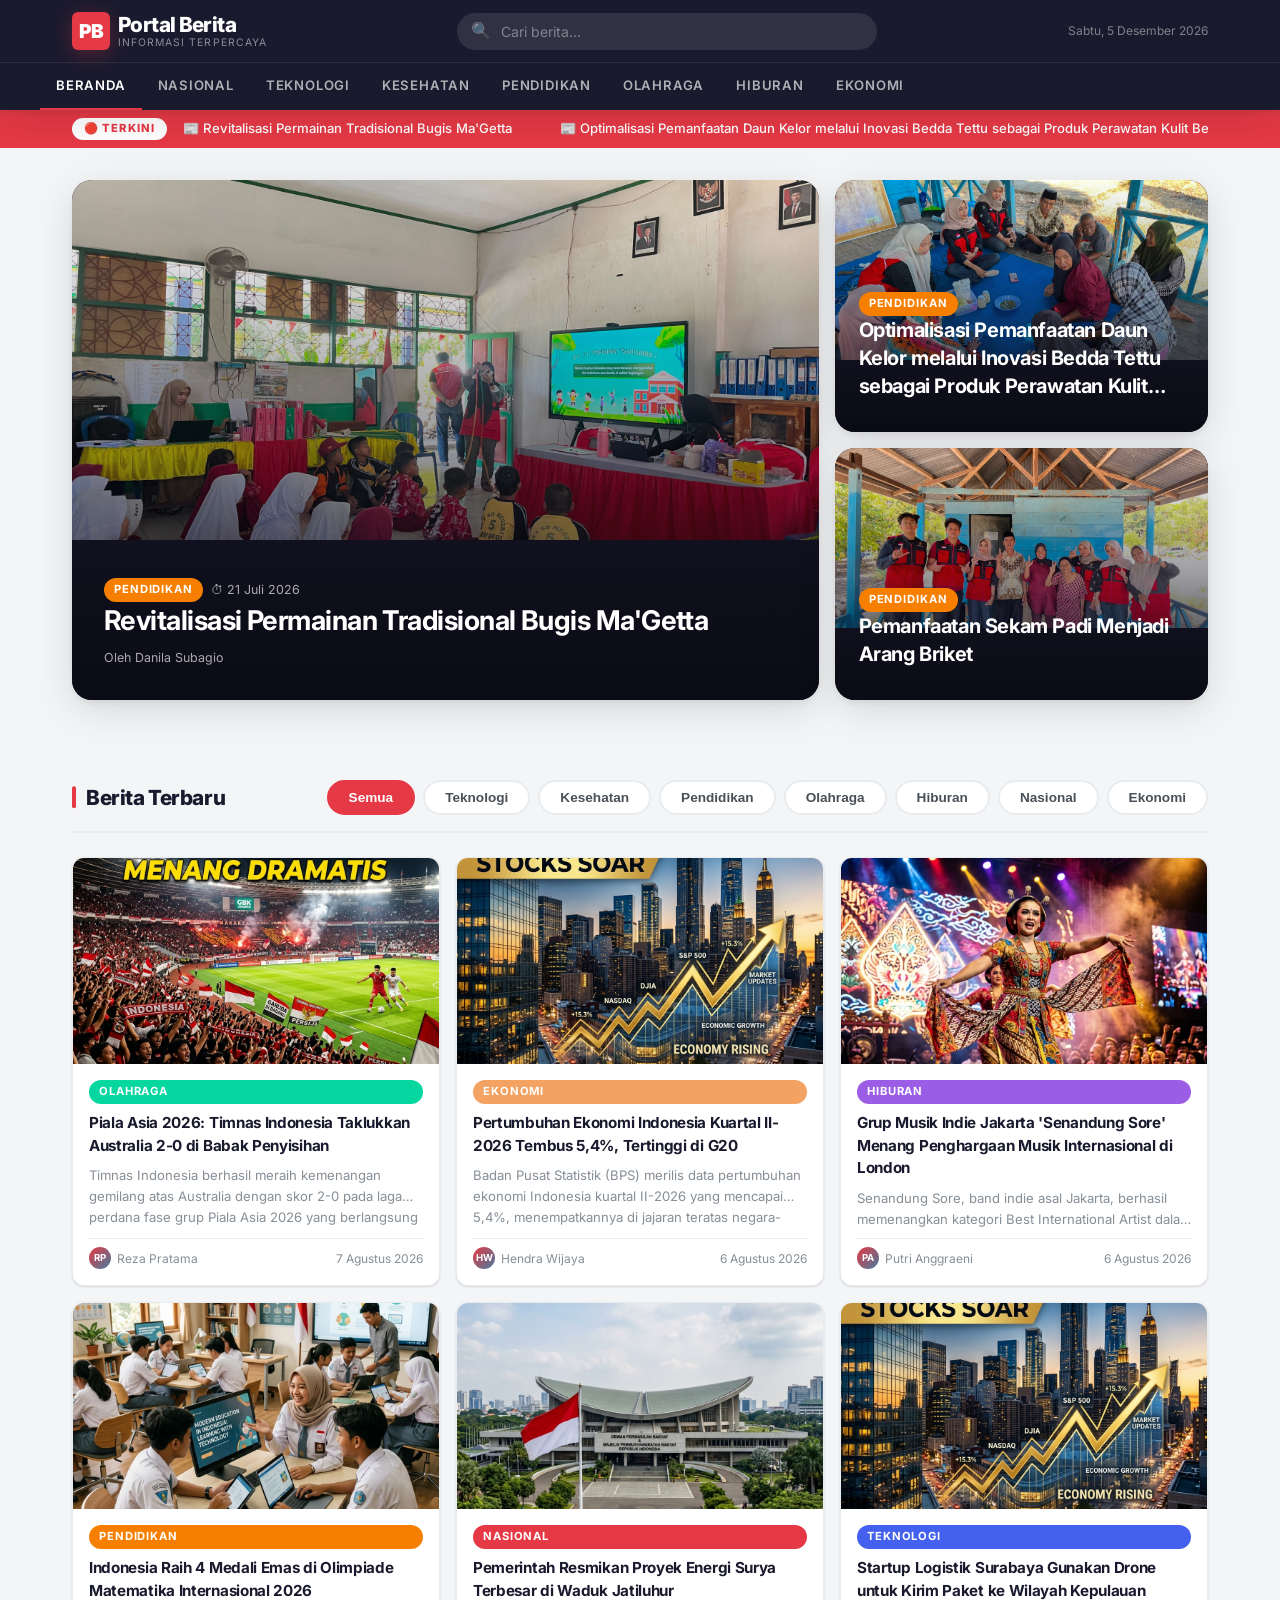
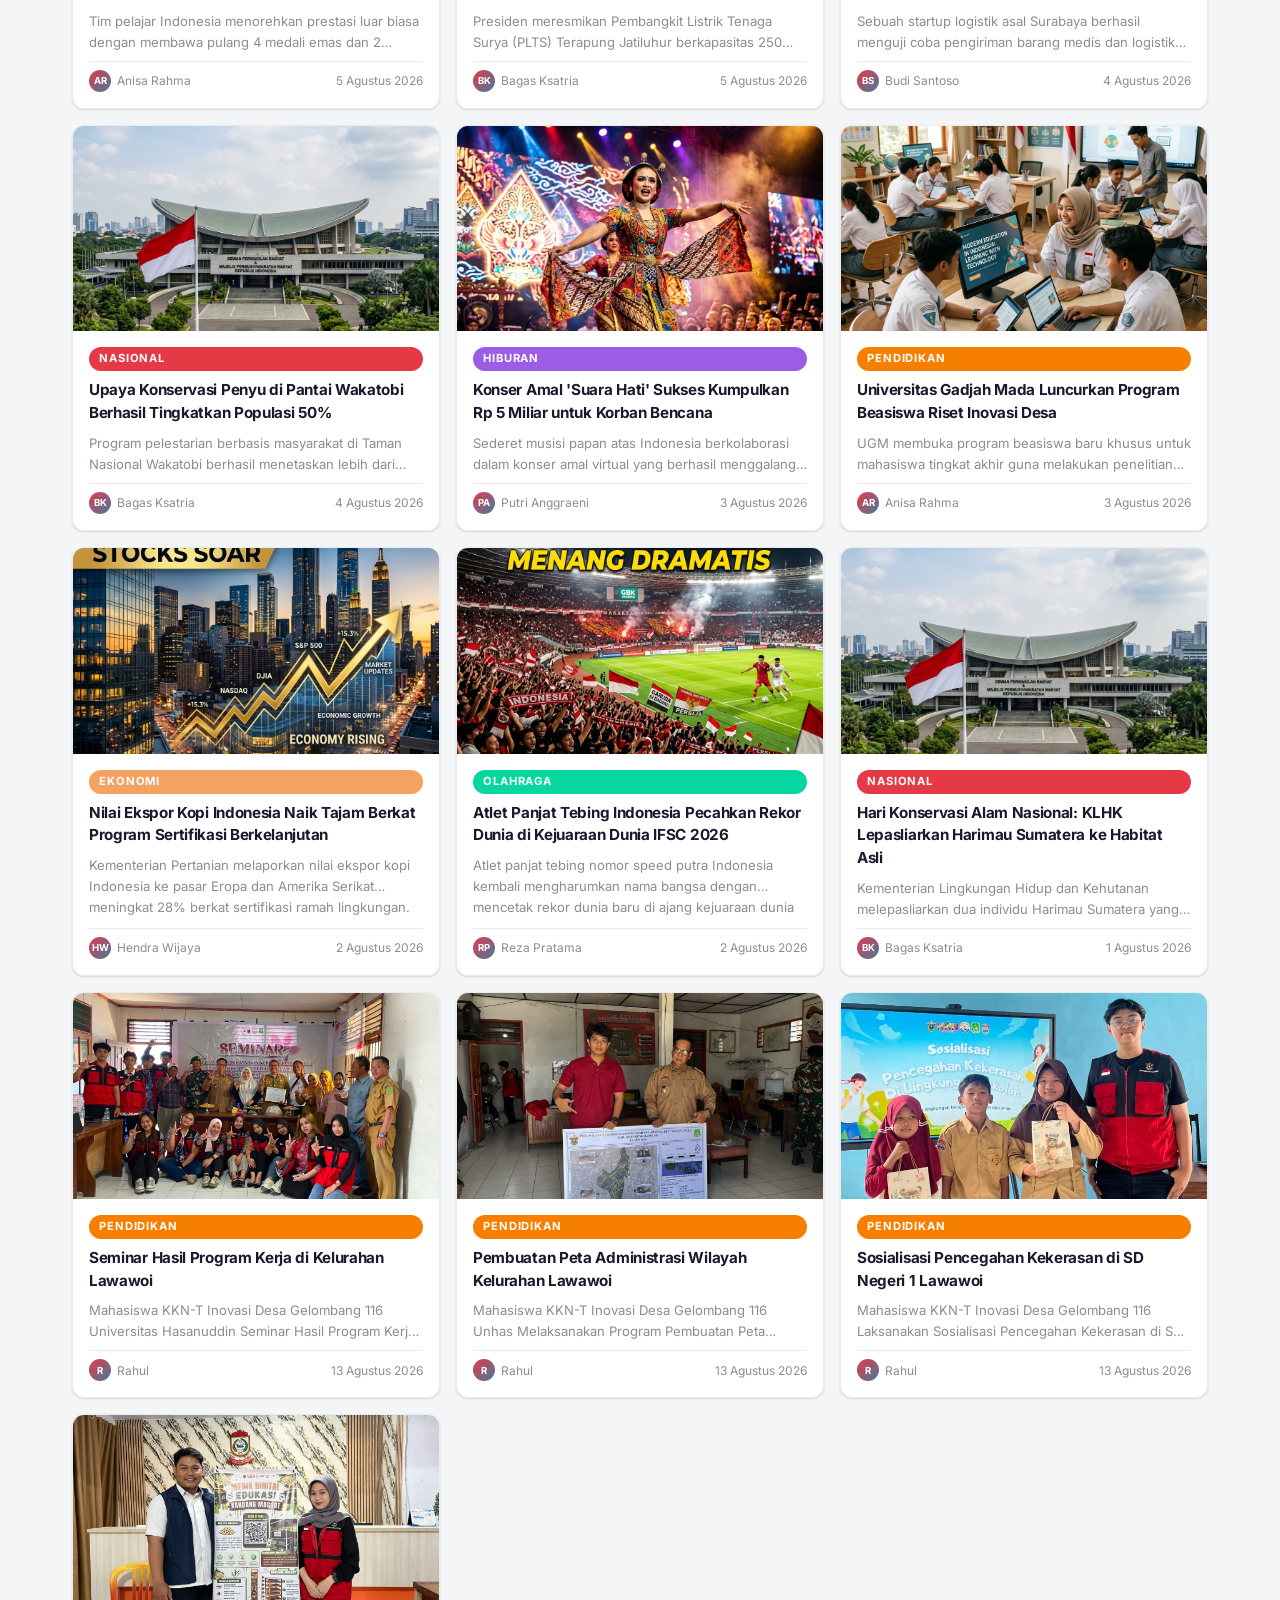
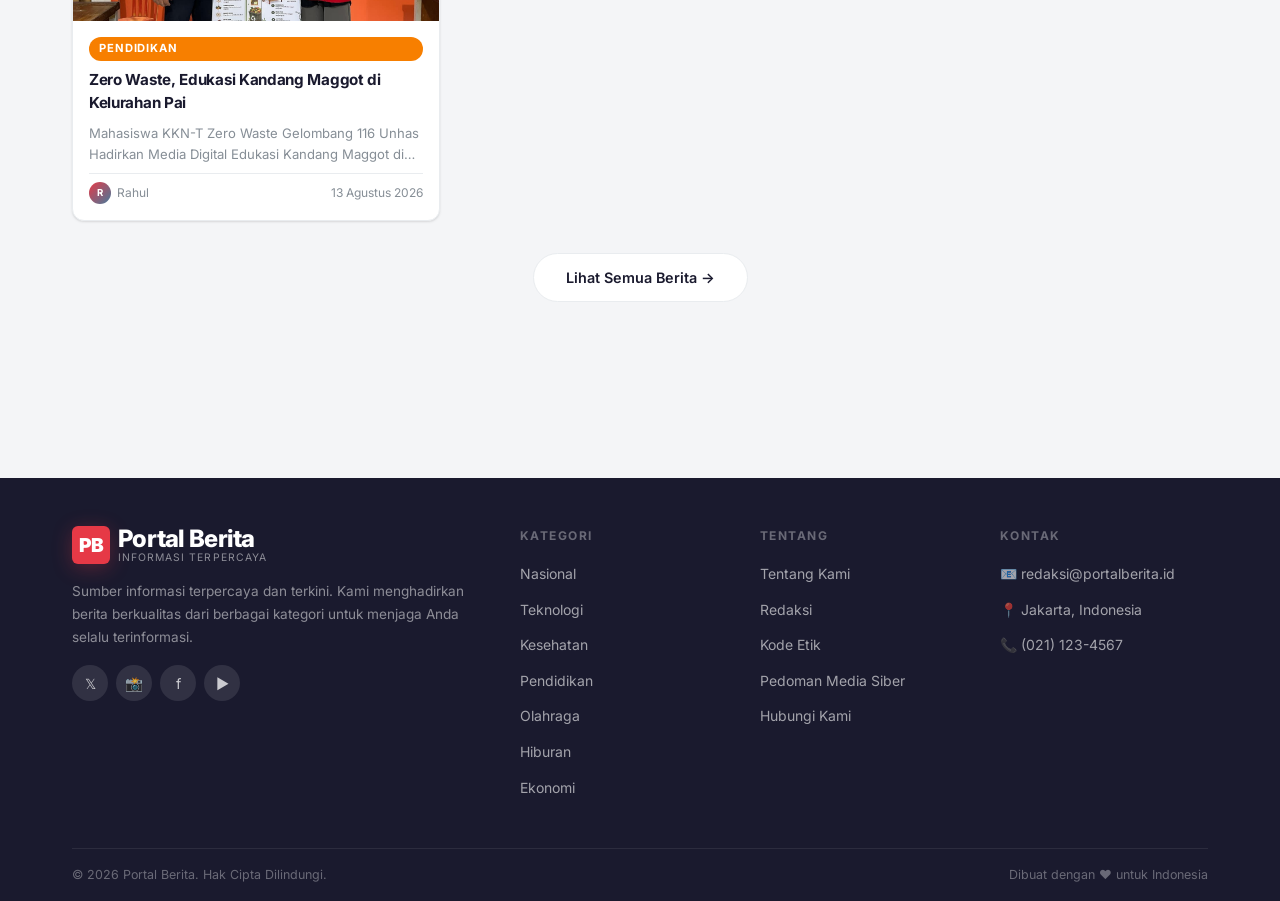
<file: index.html>
<!DOCTYPE html>
<html lang="id">
<head>
  <meta charset="UTF-8">
  <meta name="viewport" content="width=device-width, initial-scale=1.0">
  <meta name="description" content="Portal Berita — Sumber informasi terpercaya dan terkini. Berita Teknologi, Kesehatan, Pendidikan, Olahraga, Hiburan, dan Nasional.">
  <meta property="og:title" content="Portal Berita — Berita Terkini Indonesia">
  <meta property="og:description" content="Sumber informasi terpercaya dan terkini.">
  <meta property="og:type" content="website">
  <title>Portal Berita — Berita Terkini Indonesia</title>

  <!-- Favicon -->
  <link rel="icon" type="image/svg+xml" href="data:image/svg+xml,<svg xmlns='http://www.w3.org/2000/svg' viewBox='0 0 100 100'><text y='.9em' font-size='90'>📰</text></svg>">

  <!-- Stylesheets -->
  <link rel="stylesheet" href="assets/css/style.css">

  <!-- Preconnect Google Fonts -->
  <link rel="preconnect" href="https://fonts.googleapis.com">
  <link rel="preconnect" href="https://fonts.gstatic.com" crossorigin>
</head>
<body>

<!-- ===================== HEADER ===================== -->
<header class="site-header" role="banner">
  <!-- Top Bar -->
  <div class="header-top">
    <div class="container header-top-inner">
      <a href="index.html" class="logo" aria-label="Portal Berita — Beranda">
        <div class="logo-icon" aria-hidden="true">PB</div>
        <div class="logo-text">
          <span class="logo-name">Portal Berita</span>
          <span class="logo-tagline">Informasi Terpercaya</span>
        </div>
      </a>

      <!-- Search -->
      <div class="search-bar" role="search">
        <span class="search-icon" aria-hidden="true">🔍</span>
        <input
          type="search"
          id="search-input"
          placeholder="Cari berita..."
          autocomplete="off"
          aria-label="Cari berita"
        >
      </div>

      <time class="header-date" id="header-date" aria-label="Tanggal hari ini"></time>
    </div>
  </div>

  <!-- Nav -->
  <nav class="nav-bar container" role="navigation" aria-label="Navigasi Utama">
    <a href="index.html" class="nav-link active" id="nav-home">Beranda</a>
    <a href="category.html?cat=Nasional" class="nav-link" id="nav-nasional">Nasional</a>
    <a href="category.html?cat=Teknologi" class="nav-link" id="nav-teknologi">Teknologi</a>
    <a href="category.html?cat=Kesehatan" class="nav-link" id="nav-kesehatan">Kesehatan</a>
    <a href="category.html?cat=Pendidikan" class="nav-link" id="nav-pendidikan">Pendidikan</a>
    <a href="category.html?cat=Olahraga" class="nav-link" id="nav-olahraga">Olahraga</a>
    <a href="category.html?cat=Hiburan" class="nav-link" id="nav-hiburan">Hiburan</a>
    <a href="category.html?cat=Ekonomi" class="nav-link" id="nav-ekonomi">Ekonomi</a>
  </nav>
</header>

<!-- =================== BREAKING NEWS ================ -->
<div class="breaking-ticker" role="marquee" aria-label="Breaking News">
  <div class="container ticker-inner">
    <span class="ticker-label">🔴 TERKINI</span>
    <div class="ticker-track">
      <div class="ticker-content" id="ticker-content" aria-live="polite">
        <span class="ticker-item">Memuat berita terbaru...</span>
      </div>
    </div>
  </div>
</div>

<!-- ===================== MAIN ======================= -->
<main role="main">

  <!-- SEARCH RESULTS (shown when searching) -->
  <section class="search-results-section" id="search-results-section" aria-label="Hasil Pencarian">
    <div class="container">
      <div class="section-header">
        <h2 class="section-title">Hasil Pencarian <span id="search-query-text"></span></h2>
        <span class="text-muted" style="font-size:.85rem" id="search-result-count"></span>
      </div>
      <div id="search-grid" class="news-grid" role="feed" aria-label="Hasil pencarian berita"></div>
    </div>
  </section>

  <!-- MAIN CONTENT (hidden when searching) -->
  <div id="main-content">

    <!-- HERO SECTION -->
    <section class="hero-section" aria-label="Berita Utama">
      <div class="container">
        <!-- Skeleton placeholder while loading -->
        <div id="hero-skeleton" style="display:grid;gap:12px;grid-template-columns:1fr">
          <div class="skeleton-card" style="border-radius:20px">
            <div class="skeleton skeleton-img" style="height:380px;border-radius:20px"></div>
          </div>
        </div>
        <!-- Hero will be injected here -->
        <div id="hero-container"></div>
      </div>
    </section>

    <!-- LATEST NEWS SECTION -->
    <section class="main-content" aria-label="Berita Terbaru">
      <div class="container">
        <div class="section-gap">
          <div class="section-header">
            <h2 class="section-title">Berita Terbaru</h2>
            <!-- Category filter tabs -->
            <div style="display:flex;gap:8px;flex-wrap:wrap">
              <button class="category-tab home-cat-tab active" data-cat="Semua" id="tab-semua">Semua</button>
              <button class="category-tab home-cat-tab" data-cat="Teknologi" id="tab-teknologi">Teknologi</button>
              <button class="category-tab home-cat-tab" data-cat="Kesehatan" id="tab-kesehatan">Kesehatan</button>
              <button class="category-tab home-cat-tab" data-cat="Pendidikan" id="tab-pendidikan">Pendidikan</button>
              <button class="category-tab home-cat-tab" data-cat="Olahraga" id="tab-olahraga">Olahraga</button>
              <button class="category-tab home-cat-tab" data-cat="Hiburan" id="tab-hiburan">Hiburan</button>
              <button class="category-tab home-cat-tab" data-cat="Nasional" id="tab-nasional">Nasional</button>
              <button class="category-tab home-cat-tab" data-cat="Ekonomi" id="tab-ekonomi">Ekonomi</button>
            </div>
          </div>

          <!-- News grid — skeletons shown first -->
          <div id="news-grid" role="feed" aria-label="Daftar berita terbaru" class="news-grid"></div>

          <!-- Load more -->
          <div style="text-align:center;margin-top:32px">
            <a href="category.html?cat=Semua" class="share-btn share-copy" style="display:inline-flex;padding:12px 32px;font-size:.9rem">
              Lihat Semua Berita →
            </a>
          </div>
        </div>
      </div>
    </section>

  </div><!-- /#main-content -->

</main>

<!-- ===================== FOOTER ===================== -->
<footer class="site-footer" role="contentinfo">
  <div class="container">
    <div class="footer-main">
      <!-- Brand -->
      <div class="footer-brand">
        <div class="logo">
          <div class="logo-icon">PB</div>
          <div class="logo-text">
            <span class="logo-name">Portal Berita</span>
            <span class="logo-tagline">Informasi Terpercaya</span>
          </div>
        </div>
        <p class="footer-description">
          Sumber informasi terpercaya dan terkini. Kami menghadirkan berita berkualitas dari berbagai kategori untuk menjaga Anda selalu terinformasi.
        </p>
        <div class="footer-social" aria-label="Media Sosial">
          <a class="social-btn" href="#" aria-label="Twitter">𝕏</a>
          <a class="social-btn" href="#" aria-label="Instagram">📸</a>
          <a class="social-btn" href="#" aria-label="Facebook">f</a>
          <a class="social-btn" href="#" aria-label="YouTube">▶</a>
        </div>
      </div>

      <!-- Kategori -->
      <div>
        <p class="footer-heading">Kategori</p>
        <ul class="footer-links">
          <li><a href="category.html?cat=Nasional">Nasional</a></li>
          <li><a href="category.html?cat=Teknologi">Teknologi</a></li>
          <li><a href="category.html?cat=Kesehatan">Kesehatan</a></li>
          <li><a href="category.html?cat=Pendidikan">Pendidikan</a></li>
          <li><a href="category.html?cat=Olahraga">Olahraga</a></li>
          <li><a href="category.html?cat=Hiburan">Hiburan</a></li>
          <li><a href="category.html?cat=Ekonomi">Ekonomi</a></li>
        </ul>
      </div>

      <!-- Tentang -->
      <div>
        <p class="footer-heading">Tentang</p>
        <ul class="footer-links">
          <li><a href="#">Tentang Kami</a></li>
          <li><a href="#">Redaksi</a></li>
          <li><a href="#">Kode Etik</a></li>
          <li><a href="#">Pedoman Media Siber</a></li>
          <li><a href="#">Hubungi Kami</a></li>
        </ul>
      </div>

      <!-- Kontak -->
      <div>
        <p class="footer-heading">Kontak</p>
        <ul class="footer-links">
          <li><a href="mailto:redaksi@portalberita.id">📧 redaksi@portalberita.id</a></li>
          <li><a href="#">📍 Jakarta, Indonesia</a></li>
          <li><a href="#">📞 (021) 123-4567</a></li>
        </ul>
      </div>
    </div>

    <div class="footer-bottom">
      <p>© 2026 Portal Berita. Hak Cipta Dilindungi.</p>
      <p>Dibuat dengan ❤️ untuk Indonesia</p>
    </div>
  </div>
</footer>

<!-- Back to Top -->
<button class="back-to-top" id="back-to-top" aria-label="Kembali ke atas">↑</button>

<!-- Scripts -->
<script src="assets/js/main.js"></script>

</body>
</html>
</file>
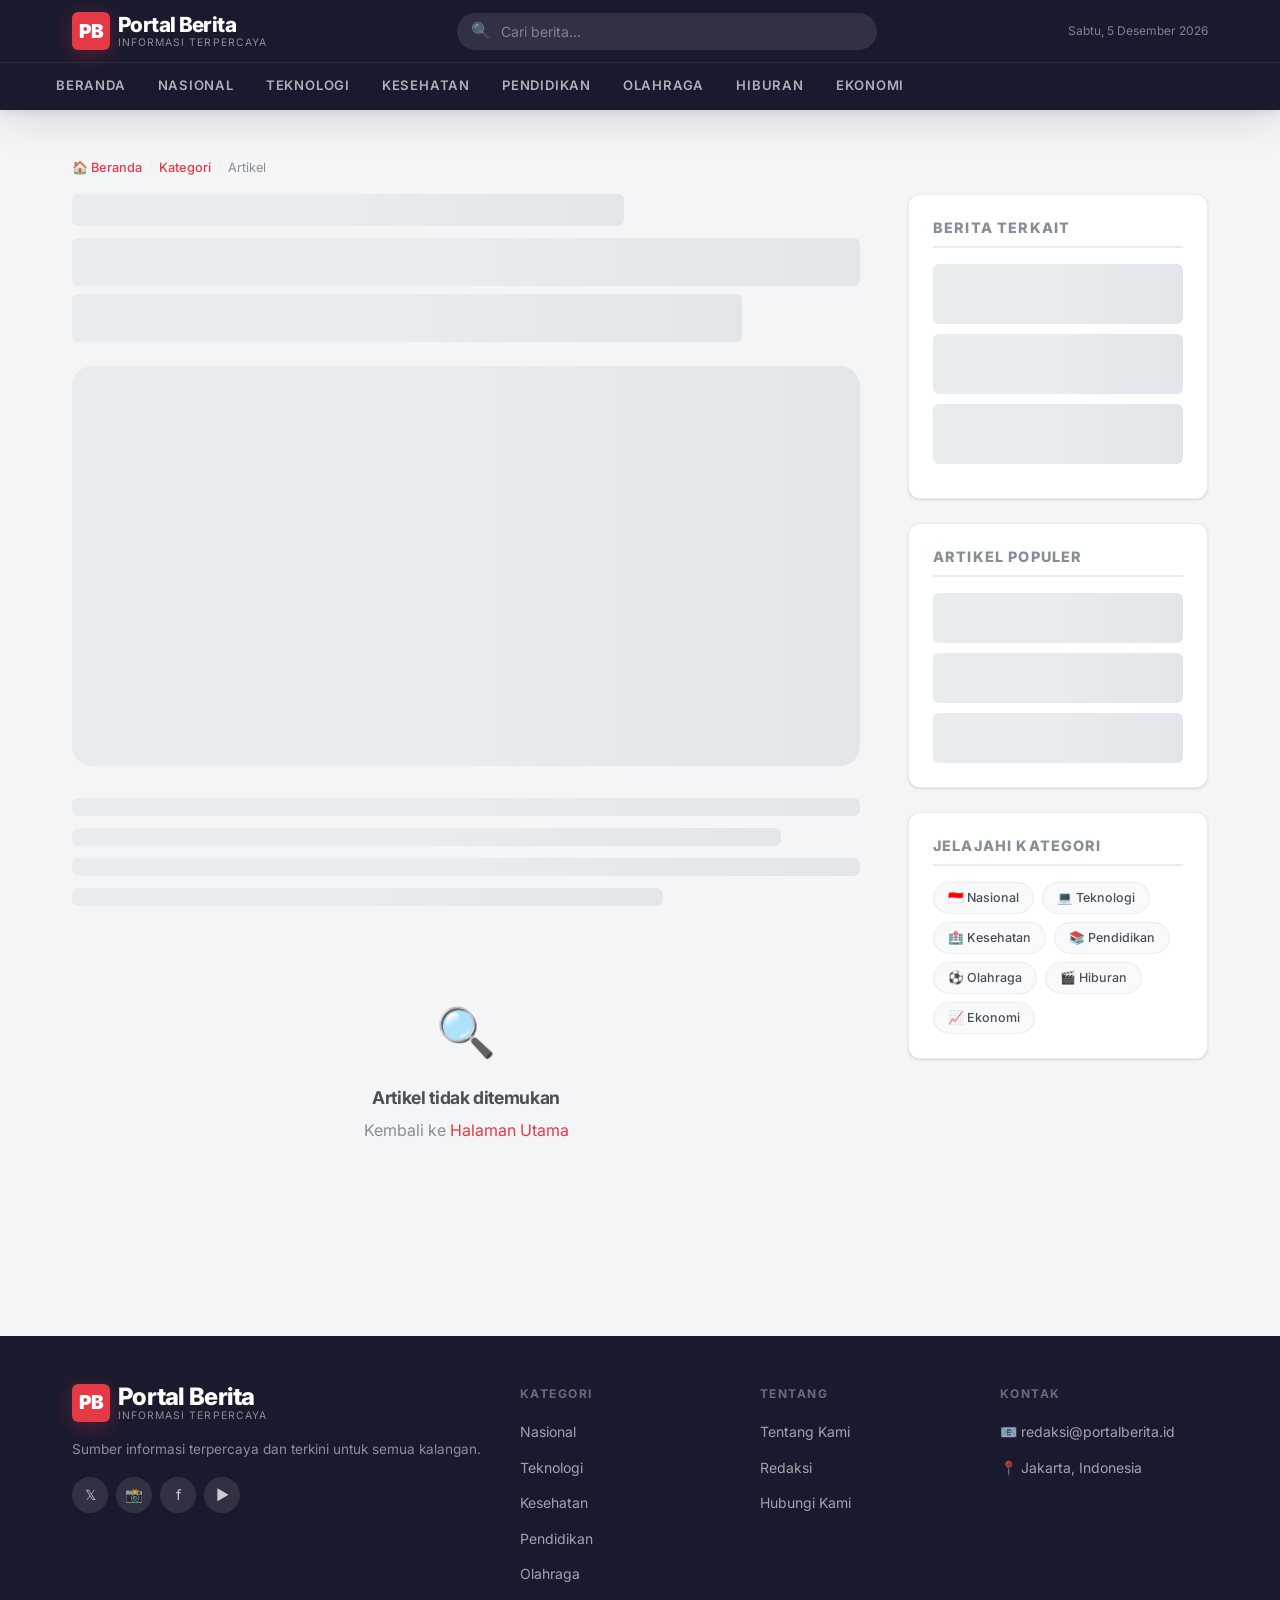
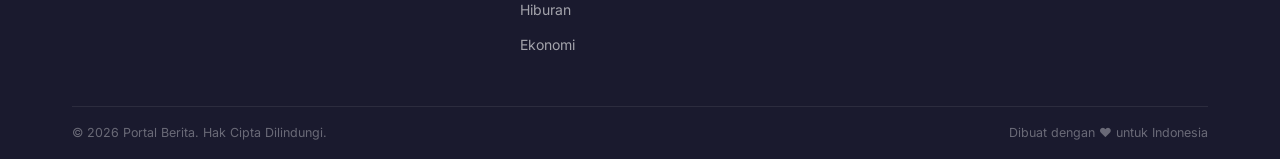
<file: article.html>
<!DOCTYPE html>
<html lang="id">
<head>
  <meta charset="UTF-8">
  <meta name="viewport" content="width=device-width, initial-scale=1.0">
  <meta name="description" content="Baca artikel berita lengkap — Portal Berita Indonesia">
  <meta property="og:type" content="article">
  <title>Artikel — Portal Berita</title>

  <link rel="icon" type="image/svg+xml" href="data:image/svg+xml,<svg xmlns='http://www.w3.org/2000/svg' viewBox='0 0 100 100'><text y='.9em' font-size='90'>📰</text></svg>">
  <link rel="stylesheet" href="assets/css/style.css">
  <link rel="preconnect" href="https://fonts.googleapis.com">
  <link rel="preconnect" href="https://fonts.gstatic.com" crossorigin>

  <style>
    /* Reading Progress Bar */
    #reading-progress {
      position: fixed;
      top: 0;
      left: 0;
      height: 3px;
      background: linear-gradient(to right, var(--accent), #f4a261);
      z-index: 9999;
      width: 0%;
      transition: width 0.1s ease;
    }
  </style>
</head>
<body>

<!-- Reading Progress Bar -->
<div id="reading-progress" role="progressbar" aria-label="Progress membaca artikel" aria-valuemin="0" aria-valuemax="100"></div>

<!-- ===================== HEADER ===================== -->
<header class="site-header" role="banner">
  <div class="header-top">
    <div class="container header-top-inner">
      <a href="index.html" class="logo" aria-label="Portal Berita — Beranda">
        <div class="logo-icon" aria-hidden="true">PB</div>
        <div class="logo-text">
          <span class="logo-name">Portal Berita</span>
          <span class="logo-tagline">Informasi Terpercaya</span>
        </div>
      </a>

      <div class="search-bar" role="search">
        <span class="search-icon" aria-hidden="true">🔍</span>
        <input
          type="search"
          id="search-input"
          placeholder="Cari berita..."
          autocomplete="off"
          aria-label="Cari berita — tekan Enter untuk mencari"
        >
      </div>

      <time class="header-date" id="header-date" aria-label="Tanggal hari ini"></time>
    </div>
  </div>

  <nav class="nav-bar container" role="navigation" aria-label="Navigasi Utama">
    <a href="index.html" class="nav-link" id="nav-home">Beranda</a>
    <a href="category.html?cat=Nasional" class="nav-link" id="nav-nasional">Nasional</a>
    <a href="category.html?cat=Teknologi" class="nav-link" id="nav-teknologi">Teknologi</a>
    <a href="category.html?cat=Kesehatan" class="nav-link" id="nav-kesehatan">Kesehatan</a>
    <a href="category.html?cat=Pendidikan" class="nav-link" id="nav-pendidikan">Pendidikan</a>
    <a href="category.html?cat=Olahraga" class="nav-link" id="nav-olahraga">Olahraga</a>
    <a href="category.html?cat=Hiburan" class="nav-link" id="nav-hiburan">Hiburan</a>
    <a href="category.html?cat=Ekonomi" class="nav-link" id="nav-ekonomi">Ekonomi</a>
  </nav>
</header>

<!-- ===================== MAIN ======================= -->
<main class="article-page" role="main">
  <div class="container">

    <!-- Breadcrumb -->
    <nav class="breadcrumb" aria-label="Breadcrumb navigasi">
      <a href="index.html">🏠 Beranda</a>
      <span class="breadcrumb-sep">/</span>
      <a href="category.html" id="breadcrumb-cat">Kategori</a>
      <span class="breadcrumb-sep">/</span>
      <span id="breadcrumb-title" style="color:var(--text-muted)">Artikel</span>
    </nav>

    <!-- Article Layout -->
    <div class="article-layout">

      <!-- Main Article Content -->
      <div>
        <!-- Skeleton while loading -->
        <div id="article-skeleton">
          <div class="skeleton" style="height:32px;width:70%;margin-bottom:12px"></div>
          <div class="skeleton" style="height:48px;margin-bottom:8px"></div>
          <div class="skeleton" style="height:48px;width:85%;margin-bottom:24px"></div>
          <div class="skeleton" style="height:400px;border-radius:20px;margin-bottom:32px"></div>
          <div class="skeleton" style="height:18px;margin-bottom:12px"></div>
          <div class="skeleton" style="height:18px;width:90%;margin-bottom:12px"></div>
          <div class="skeleton" style="height:18px;margin-bottom:12px"></div>
          <div class="skeleton" style="height:18px;width:75%;margin-bottom:24px"></div>
        </div>

        <!-- Article content injected by JS -->
        <div id="article-content"></div>
      </div>

      <!-- Sidebar -->
      <aside class="sidebar" aria-label="Artikel Terkait">

        <!-- Related Articles -->
        <div class="sidebar-widget">
          <h2 class="widget-title">Berita Terkait</h2>
          <div id="related-list">
            <div class="skeleton" style="height:60px;margin-bottom:10px"></div>
            <div class="skeleton" style="height:60px;margin-bottom:10px"></div>
            <div class="skeleton" style="height:60px;margin-bottom:10px"></div>
          </div>
        </div>

        <!-- Populer -->
        <div class="sidebar-widget">
          <h2 class="widget-title">Artikel Populer</h2>
          <div id="popular-list">
            <div class="skeleton" style="height:50px;margin-bottom:10px"></div>
            <div class="skeleton" style="height:50px;margin-bottom:10px"></div>
            <div class="skeleton" style="height:50px"></div>
          </div>
        </div>

        <!-- Category Links -->
        <div class="sidebar-widget">
          <h2 class="widget-title">Jelajahi Kategori</h2>
          <div style="display:flex;flex-wrap:wrap;gap:8px">
            <a href="category.html?cat=Nasional" class="tag">🇮🇩 Nasional</a>
            <a href="category.html?cat=Teknologi" class="tag">💻 Teknologi</a>
            <a href="category.html?cat=Kesehatan" class="tag">🏥 Kesehatan</a>
            <a href="category.html?cat=Pendidikan" class="tag">📚 Pendidikan</a>
            <a href="category.html?cat=Olahraga" class="tag">⚽ Olahraga</a>
            <a href="category.html?cat=Hiburan" class="tag">🎬 Hiburan</a>
            <a href="category.html?cat=Ekonomi" class="tag">📈 Ekonomi</a>
          </div>
        </div>

      </aside>
    </div>

  </div>
</main>

<!-- ===================== FOOTER ===================== -->
<footer class="site-footer" role="contentinfo">
  <div class="container">
    <div class="footer-main">
      <div class="footer-brand">
        <div class="logo">
          <div class="logo-icon">PB</div>
          <div class="logo-text">
            <span class="logo-name">Portal Berita</span>
            <span class="logo-tagline">Informasi Terpercaya</span>
          </div>
        </div>
        <p class="footer-description">
          Sumber informasi terpercaya dan terkini untuk semua kalangan.
        </p>
        <div class="footer-social" aria-label="Media Sosial">
          <a class="social-btn" href="#" aria-label="Twitter">𝕏</a>
          <a class="social-btn" href="#" aria-label="Instagram">📸</a>
          <a class="social-btn" href="#" aria-label="Facebook">f</a>
          <a class="social-btn" href="#" aria-label="YouTube">▶</a>
        </div>
      </div>

      <div>
        <p class="footer-heading">Kategori</p>
        <ul class="footer-links">
          <li><a href="category.html?cat=Nasional">Nasional</a></li>
          <li><a href="category.html?cat=Teknologi">Teknologi</a></li>
          <li><a href="category.html?cat=Kesehatan">Kesehatan</a></li>
          <li><a href="category.html?cat=Pendidikan">Pendidikan</a></li>
          <li><a href="category.html?cat=Olahraga">Olahraga</a></li>
          <li><a href="category.html?cat=Hiburan">Hiburan</a></li>
          <li><a href="category.html?cat=Ekonomi">Ekonomi</a></li>
        </ul>
      </div>

      <div>
        <p class="footer-heading">Tentang</p>
        <ul class="footer-links">
          <li><a href="#">Tentang Kami</a></li>
          <li><a href="#">Redaksi</a></li>
          <li><a href="#">Hubungi Kami</a></li>
        </ul>
      </div>

      <div>
        <p class="footer-heading">Kontak</p>
        <ul class="footer-links">
          <li><a href="mailto:redaksi@portalberita.id">📧 redaksi@portalberita.id</a></li>
          <li><a href="#">📍 Jakarta, Indonesia</a></li>
        </ul>
      </div>
    </div>

    <div class="footer-bottom">
      <p>© 2026 Portal Berita. Hak Cipta Dilindungi.</p>
      <p>Dibuat dengan ❤️ untuk Indonesia</p>
    </div>
  </div>
</footer>

<!-- Back to Top -->
<button class="back-to-top" id="back-to-top" aria-label="Kembali ke atas">↑</button>

<!-- Scripts -->
<script>
  // Make copyArticleLink available globally
  function copyArticleLink() {
    if (window.articleJs && window.articleJs.copyLink) {
      window.articleJs.copyLink();
    }
  }
</script>
<script src="assets/js/article.js"></script>

</body>
</html>
</file>
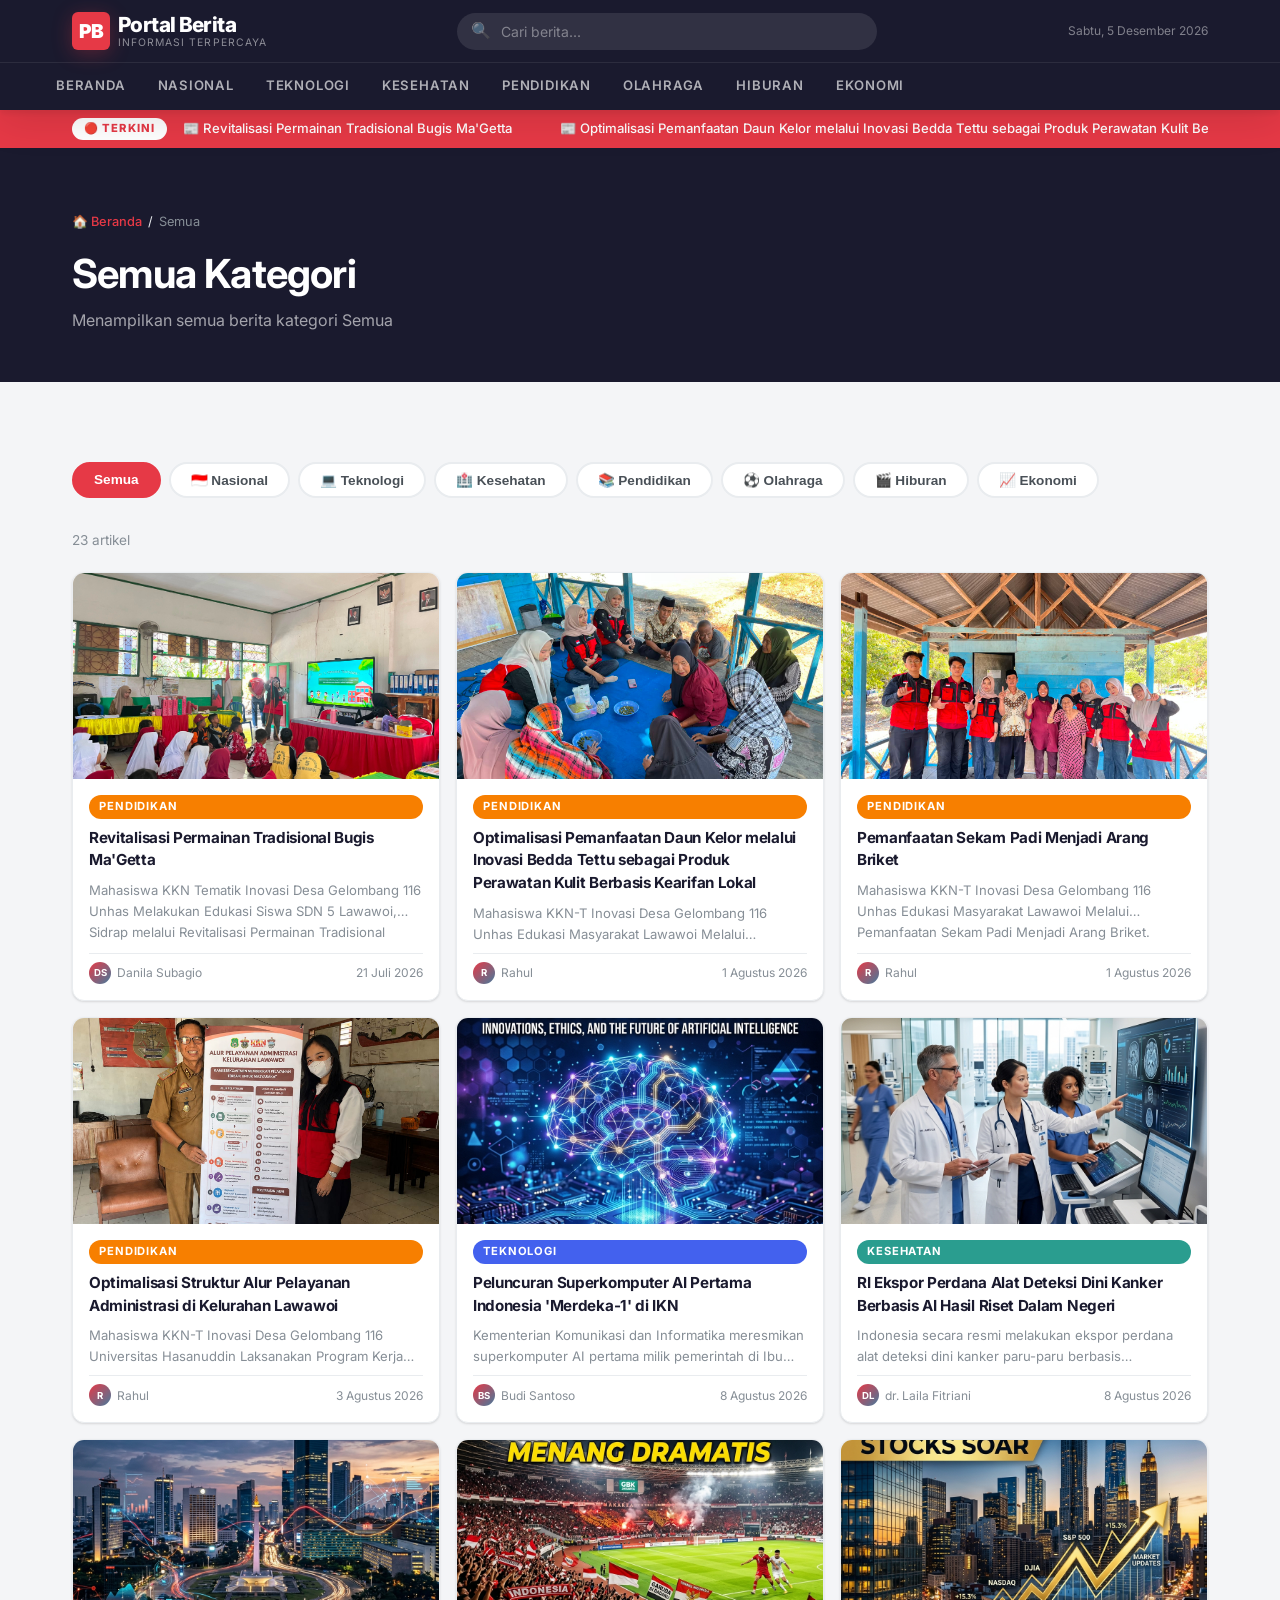
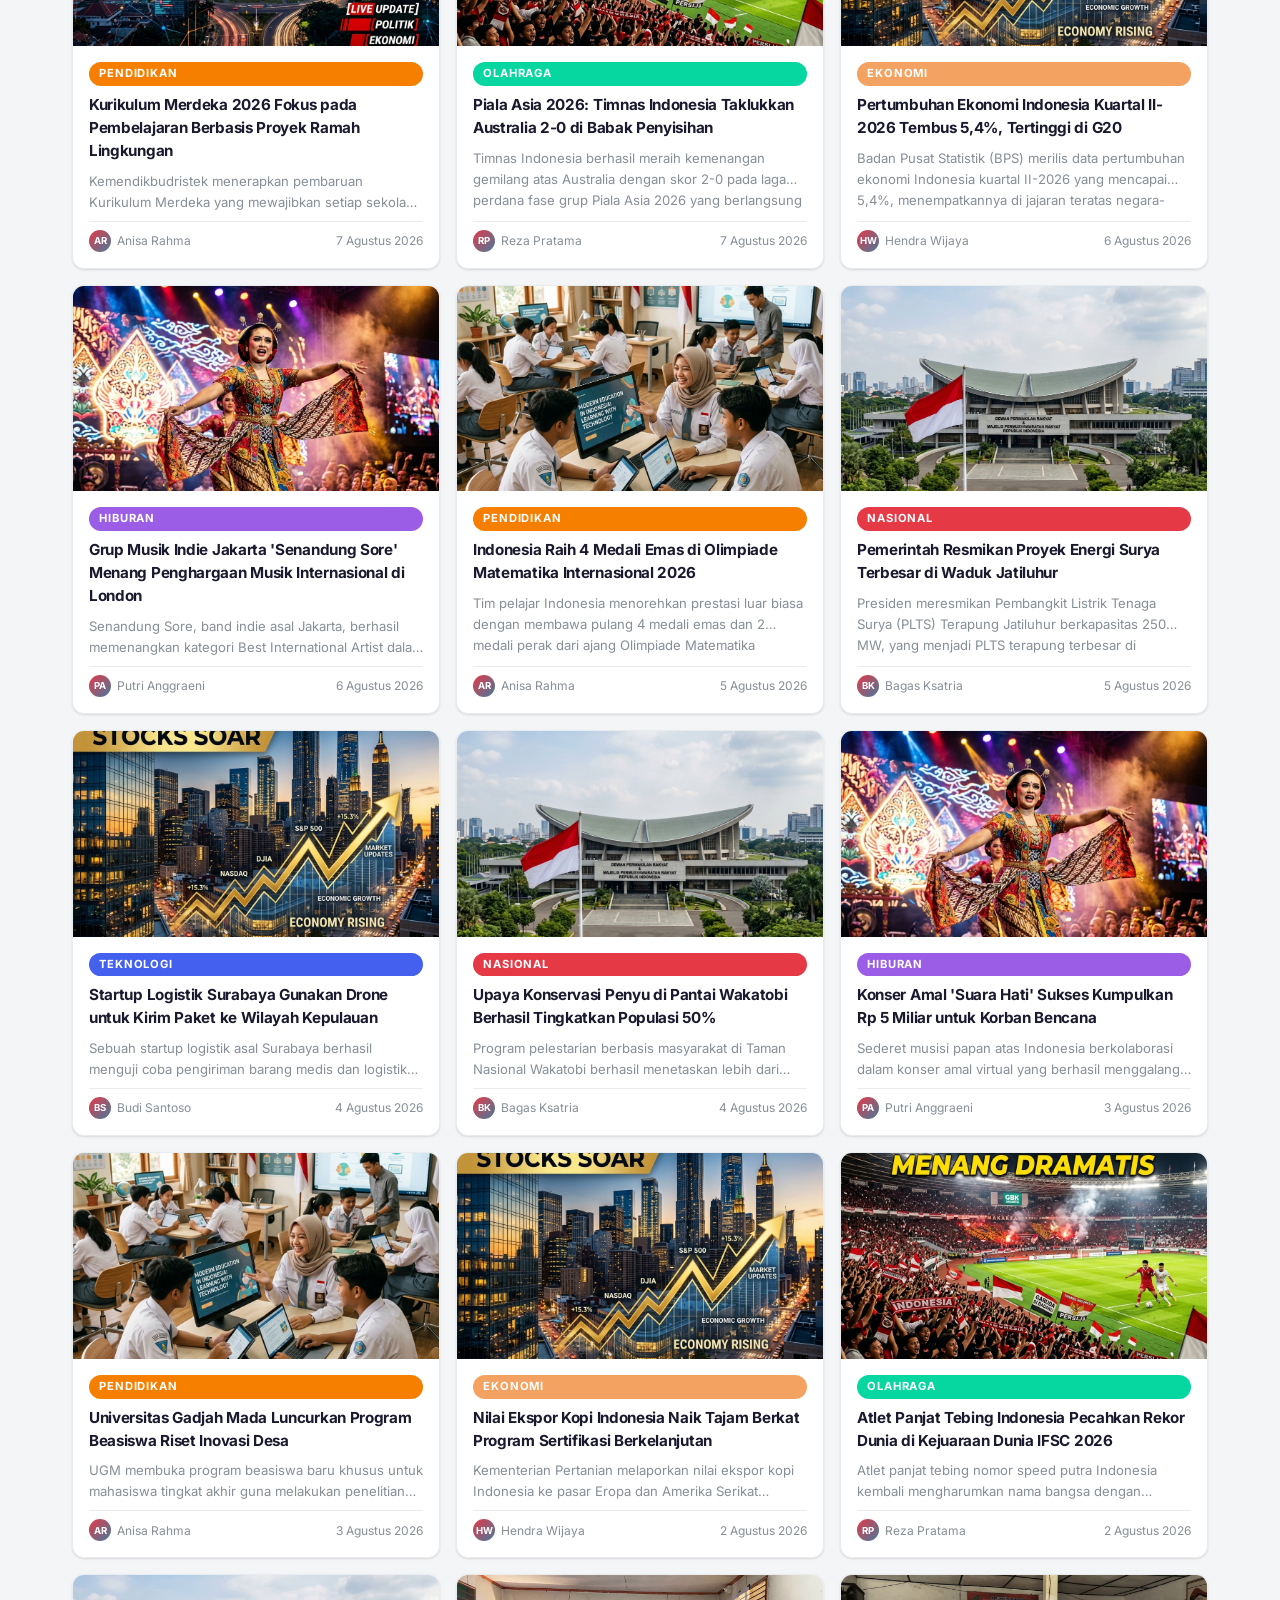
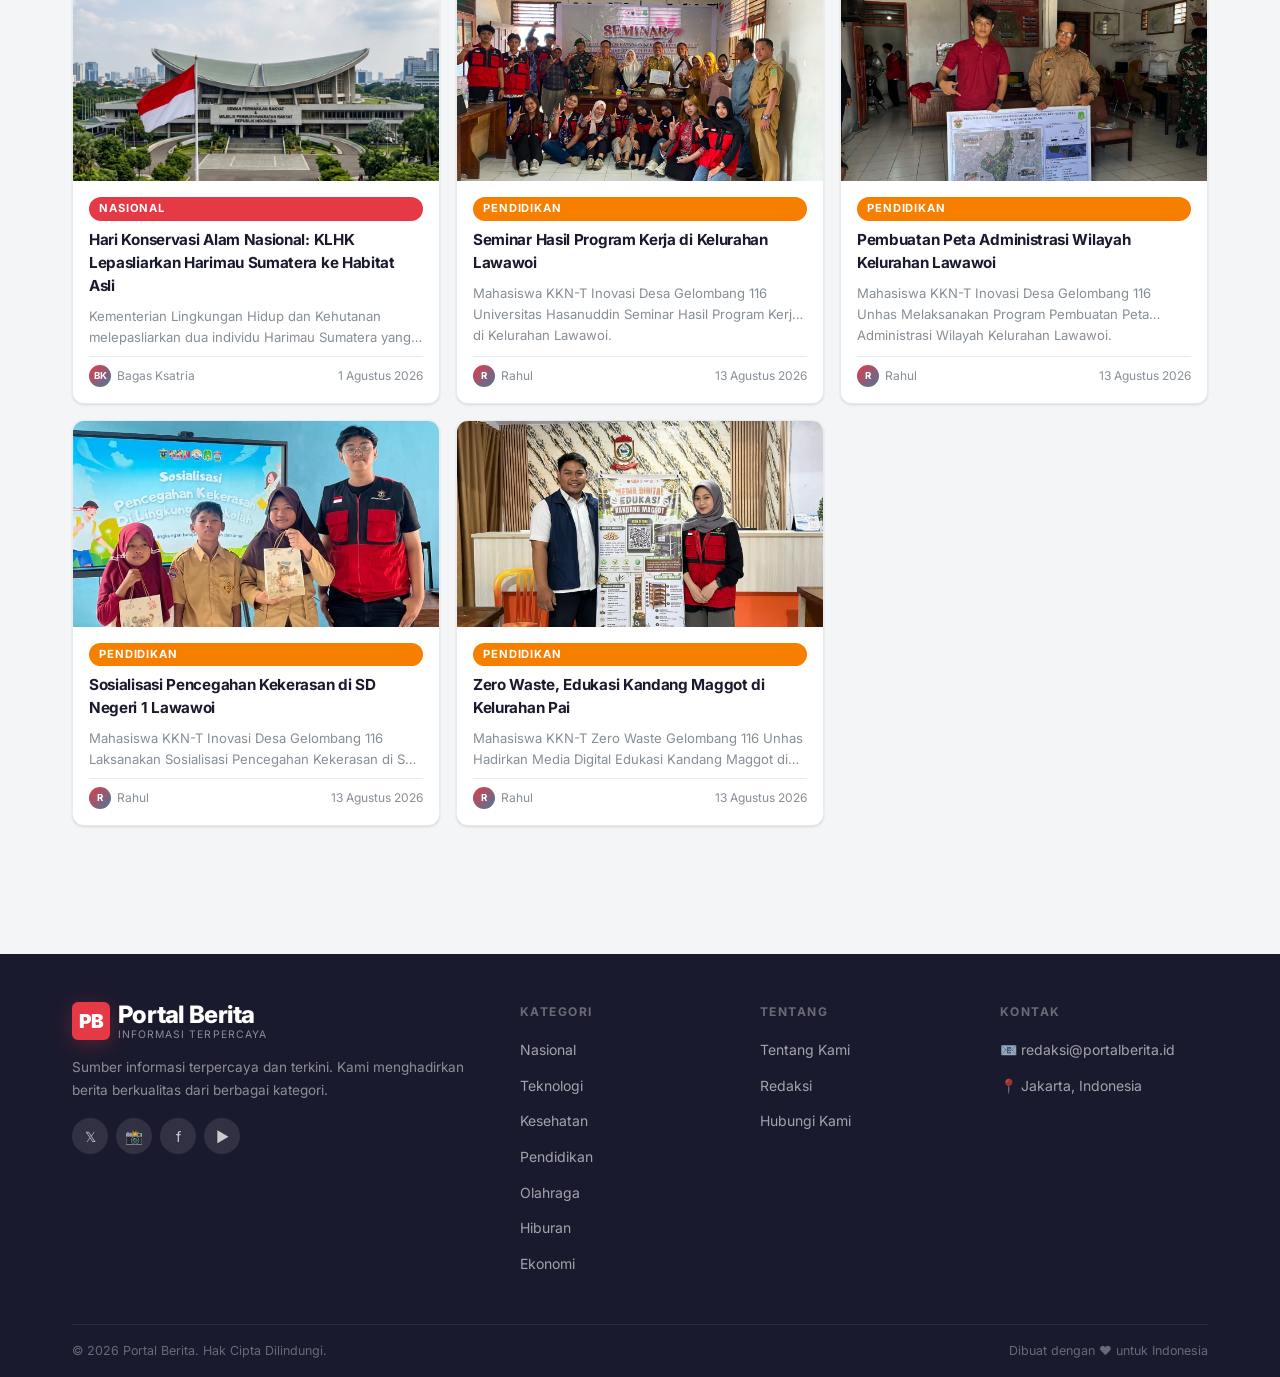
<file: category.html>
<!DOCTYPE html>
<html lang="id">
<head>
  <meta charset="UTF-8">
  <meta name="viewport" content="width=device-width, initial-scale=1.0">
  <meta name="description" content="Jelajahi berita berdasarkan kategori — Nasional, Teknologi, Kesehatan, Pendidikan, Olahraga, Hiburan, dan Ekonomi.">
  <title>Kategori — Portal Berita</title>

  <link rel="icon" type="image/svg+xml" href="data:image/svg+xml,<svg xmlns='http://www.w3.org/2000/svg' viewBox='0 0 100 100'><text y='.9em' font-size='90'>📰</text></svg>">
  <link rel="stylesheet" href="assets/css/style.css">
  <link rel="preconnect" href="https://fonts.googleapis.com">
  <link rel="preconnect" href="https://fonts.gstatic.com" crossorigin>
</head>
<body>

<!-- ===================== HEADER ===================== -->
<header class="site-header" role="banner">
  <div class="header-top">
    <div class="container header-top-inner">
      <a href="index.html" class="logo" aria-label="Portal Berita — Beranda">
        <div class="logo-icon" aria-hidden="true">PB</div>
        <div class="logo-text">
          <span class="logo-name">Portal Berita</span>
          <span class="logo-tagline">Informasi Terpercaya</span>
        </div>
      </a>

      <div class="search-bar" role="search">
        <span class="search-icon" aria-hidden="true">🔍</span>
        <input
          type="search"
          id="search-input"
          placeholder="Cari berita..."
          autocomplete="off"
          aria-label="Cari berita"
        >
      </div>

      <time class="header-date" id="header-date" aria-label="Tanggal hari ini"></time>
    </div>
  </div>

  <nav class="nav-bar container" role="navigation" aria-label="Navigasi Utama">
    <a href="index.html" class="nav-link" id="nav-home">Beranda</a>
    <a href="category.html?cat=Nasional" class="nav-link" id="nav-nasional">Nasional</a>
    <a href="category.html?cat=Teknologi" class="nav-link" id="nav-teknologi">Teknologi</a>
    <a href="category.html?cat=Kesehatan" class="nav-link" id="nav-kesehatan">Kesehatan</a>
    <a href="category.html?cat=Pendidikan" class="nav-link" id="nav-pendidikan">Pendidikan</a>
    <a href="category.html?cat=Olahraga" class="nav-link" id="nav-olahraga">Olahraga</a>
    <a href="category.html?cat=Hiburan" class="nav-link" id="nav-hiburan">Hiburan</a>
    <a href="category.html?cat=Ekonomi" class="nav-link" id="nav-ekonomi">Ekonomi</a>
  </nav>
</header>

<!-- =================== BREAKING TICKER ============== -->
<div class="breaking-ticker" role="marquee" aria-label="Breaking News">
  <div class="container ticker-inner">
    <span class="ticker-label">🔴 TERKINI</span>
    <div class="ticker-track">
      <div class="ticker-content" id="ticker-content">
        <span class="ticker-item">Memuat berita terkini...</span>
      </div>
    </div>
  </div>
</div>

<!-- =================== CATEGORY HERO ================ -->
<div class="category-hero" role="banner" aria-label="Halaman Kategori">
  <div class="container">
    <!-- Breadcrumb -->
    <nav class="breadcrumb" aria-label="Breadcrumb navigasi">
      <a href="index.html">🏠 Beranda</a>
      <span class="breadcrumb-sep">/</span>
      <span id="breadcrumb-cat">Semua Kategori</span>
    </nav>

    <h1 id="cat-hero-title">Semua Kategori</h1>
    <p id="cat-hero-desc">Menampilkan semua berita terkini</p>
  </div>
</div>

<!-- ===================== MAIN ======================= -->
<main class="main-content" role="main">
  <div class="container">

    <!-- Category Filter Tabs -->
    <div class="category-tabs" role="tablist" aria-label="Filter kategori berita">
      <button class="category-tab" data-cat="Semua" id="tab-semua" role="tab">Semua</button>
      <button class="category-tab" data-cat="Nasional" id="tab-nasional" role="tab">🇮🇩 Nasional</button>
      <button class="category-tab" data-cat="Teknologi" id="tab-teknologi" role="tab">💻 Teknologi</button>
      <button class="category-tab" data-cat="Kesehatan" id="tab-kesehatan" role="tab">🏥 Kesehatan</button>
      <button class="category-tab" data-cat="Pendidikan" id="tab-pendidikan" role="tab">📚 Pendidikan</button>
      <button class="category-tab" data-cat="Olahraga" id="tab-olahraga" role="tab">⚽ Olahraga</button>
      <button class="category-tab" data-cat="Hiburan" id="tab-hiburan" role="tab">🎬 Hiburan</button>
      <button class="category-tab" data-cat="Ekonomi" id="tab-ekonomi" role="tab">📈 Ekonomi</button>
    </div>

    <!-- Article count -->
    <p class="text-muted" style="font-size:.85rem;margin-bottom:20px" id="article-count"></p>

    <!-- News Grid -->
    <div id="category-grid" role="feed" aria-label="Daftar berita kategori" class="news-grid">
      <!-- Skeleton -->
      <div class="skeleton-card">
        <div class="skeleton skeleton-img" style="height:180px"></div>
        <div class="skeleton-body">
          <div class="skeleton skeleton-title"></div>
          <div class="skeleton skeleton-title-2"></div>
          <div class="skeleton skeleton-text"></div>
        </div>
      </div>
      <div class="skeleton-card">
        <div class="skeleton skeleton-img" style="height:180px"></div>
        <div class="skeleton-body">
          <div class="skeleton skeleton-title"></div>
          <div class="skeleton skeleton-title-2"></div>
          <div class="skeleton skeleton-text"></div>
        </div>
      </div>
      <div class="skeleton-card">
        <div class="skeleton skeleton-img" style="height:180px"></div>
        <div class="skeleton-body">
          <div class="skeleton skeleton-title"></div>
          <div class="skeleton skeleton-title-2"></div>
          <div class="skeleton skeleton-text"></div>
        </div>
      </div>
    </div>

  </div>
</main>

<!-- ===================== FOOTER ===================== -->
<footer class="site-footer" role="contentinfo">
  <div class="container">
    <div class="footer-main">
      <div class="footer-brand">
        <div class="logo">
          <div class="logo-icon">PB</div>
          <div class="logo-text">
            <span class="logo-name">Portal Berita</span>
            <span class="logo-tagline">Informasi Terpercaya</span>
          </div>
        </div>
        <p class="footer-description">
          Sumber informasi terpercaya dan terkini. Kami menghadirkan berita berkualitas dari berbagai kategori.
        </p>
        <div class="footer-social" aria-label="Media Sosial">
          <a class="social-btn" href="#" aria-label="Twitter">𝕏</a>
          <a class="social-btn" href="#" aria-label="Instagram">📸</a>
          <a class="social-btn" href="#" aria-label="Facebook">f</a>
          <a class="social-btn" href="#" aria-label="YouTube">▶</a>
        </div>
      </div>

      <div>
        <p class="footer-heading">Kategori</p>
        <ul class="footer-links">
          <li><a href="category.html?cat=Nasional">Nasional</a></li>
          <li><a href="category.html?cat=Teknologi">Teknologi</a></li>
          <li><a href="category.html?cat=Kesehatan">Kesehatan</a></li>
          <li><a href="category.html?cat=Pendidikan">Pendidikan</a></li>
          <li><a href="category.html?cat=Olahraga">Olahraga</a></li>
          <li><a href="category.html?cat=Hiburan">Hiburan</a></li>
          <li><a href="category.html?cat=Ekonomi">Ekonomi</a></li>
        </ul>
      </div>

      <div>
        <p class="footer-heading">Tentang</p>
        <ul class="footer-links">
          <li><a href="#">Tentang Kami</a></li>
          <li><a href="#">Redaksi</a></li>
          <li><a href="#">Hubungi Kami</a></li>
        </ul>
      </div>

      <div>
        <p class="footer-heading">Kontak</p>
        <ul class="footer-links">
          <li><a href="mailto:redaksi@portalberita.id">📧 redaksi@portalberita.id</a></li>
          <li><a href="#">📍 Jakarta, Indonesia</a></li>
        </ul>
      </div>
    </div>

    <div class="footer-bottom">
      <p>© 2026 Portal Berita. Hak Cipta Dilindungi.</p>
      <p>Dibuat dengan ❤️ untuk Indonesia</p>
    </div>
  </div>
</footer>

<!-- Back to Top -->
<button class="back-to-top" id="back-to-top" aria-label="Kembali ke atas">↑</button>

<!-- Scripts -->
<script src="assets/js/category.js"></script>

</body>
</html>
</file>
<file: assets/css/style.css>
/* =====================================================
   PORTAL BERITA — CUSTOM STYLESHEET
   Design System & Animations
   ===================================================== */

/* Google Fonts */
@import url('https://fonts.googleapis.com/css2?family=Inter:wght@300;400;500;600;700;800;900&family=Lora:ital,wght@0,400;0,500;0,600;0,700;1,400;1,500&display=swap');

/* ========================
   CSS VARIABLES / TOKENS
   ======================== */
:root {
  --primary: #1a1a2e;
  --primary-light: #16213e;
  --accent: #e63946;
  --accent-hover: #c1121f;
  --accent-light: #fff0f1;
  --secondary: #457b9d;
  --secondary-light: #a8dadc;
  --bg: #f4f5f7;
  --surface: #ffffff;
  --surface-2: #f8f9fa;
  --border: #e9ecef;
  --text-primary: #1a1a2e;
  --text-secondary: #495057;
  --text-muted: #868e96;
  --text-inverse: #ffffff;

  /* Category Colors */
  --cat-teknologi: #4361ee;
  --cat-kesehatan: #2a9d8f;
  --cat-pendidikan: #f77f00;
  --cat-olahraga: #06d6a0;
  --cat-hiburan: #9b5de5;
  --cat-nasional: #e63946;
  --cat-ekonomi: #f4a261;
  --cat-default: #6c757d;

  /* Spacing */
  --spacing-xs: 4px;
  --spacing-sm: 8px;
  --spacing-md: 16px;
  --spacing-lg: 24px;
  --spacing-xl: 32px;
  --spacing-2xl: 48px;
  --spacing-3xl: 64px;

  /* Typography */
  --font-sans: 'Inter', -apple-system, BlinkMacSystemFont, sans-serif;
  --font-serif: 'Lora', Georgia, serif;

  /* Borders */
  --radius-sm: 6px;
  --radius-md: 12px;
  --radius-lg: 20px;
  --radius-full: 9999px;

  /* Shadows */
  --shadow-sm: 0 1px 3px rgba(0,0,0,0.08), 0 1px 2px rgba(0,0,0,0.06);
  --shadow-md: 0 4px 12px rgba(0,0,0,0.08), 0 2px 4px rgba(0,0,0,0.05);
  --shadow-lg: 0 10px 40px rgba(0,0,0,0.12), 0 4px 6px rgba(0,0,0,0.06);
  --shadow-xl: 0 25px 60px rgba(0,0,0,0.15);
  --shadow-accent: 0 4px 20px rgba(230, 57, 70, 0.3);

  /* Transitions */
  --transition: all 0.25s cubic-bezier(0.4, 0, 0.2, 1);
  --transition-slow: all 0.4s cubic-bezier(0.4, 0, 0.2, 1);
}

/* ========================
   RESET & BASE
   ======================== */
*, *::before, *::after {
  box-sizing: border-box;
  margin: 0;
  padding: 0;
}

html {
  scroll-behavior: smooth;
  font-size: 16px;
}

body {
  font-family: var(--font-sans);
  background-color: var(--bg);
  color: var(--text-primary);
  line-height: 1.6;
  -webkit-font-smoothing: antialiased;
  -moz-osx-font-smoothing: grayscale;
}

img {
  display: block;
  max-width: 100%;
}

a {
  color: inherit;
  text-decoration: none;
}

/* ========================
   SCROLLBAR
   ======================== */
::-webkit-scrollbar { width: 6px; }
::-webkit-scrollbar-track { background: var(--bg); }
::-webkit-scrollbar-thumb { background: var(--secondary-light); border-radius: var(--radius-full); }
::-webkit-scrollbar-thumb:hover { background: var(--secondary); }

/* ========================
   TYPOGRAPHY
   ======================== */
h1, h2, h3, h4, h5, h6 {
  font-family: var(--font-sans);
  font-weight: 700;
  line-height: 1.3;
  letter-spacing: -0.02em;
  color: var(--text-primary);
}

.article-body {
  font-family: var(--font-serif);
  font-size: 1.1rem;
  line-height: 1.9;
  color: var(--text-secondary);
}

.article-body p {
  margin-bottom: 1.5rem;
}

/* ========================
   LAYOUT
   ======================== */
.container {
  width: 100%;
  max-width: 1200px;
  margin: 0 auto;
  padding: 0 var(--spacing-md);
}

@media (min-width: 640px) {
  .container { padding: 0 var(--spacing-lg); }
}

@media (min-width: 1024px) {
  .container { padding: 0 var(--spacing-xl); }
}

/* ========================
   HEADER & NAVIGATION
   ======================== */
.site-header {
  position: sticky;
  top: 0;
  z-index: 1000;
  background: var(--primary);
  box-shadow: var(--shadow-lg);
}

.header-top {
  padding: 12px 0;
  border-bottom: 1px solid rgba(255,255,255,0.08);
}

.header-top-inner {
  display: flex;
  align-items: center;
  justify-content: space-between;
  gap: var(--spacing-md);
}

.logo {
  display: flex;
  align-items: center;
  gap: var(--spacing-sm);
  flex-shrink: 0;
}

.logo-icon {
  width: 38px;
  height: 38px;
  background: var(--accent);
  border-radius: var(--radius-sm);
  display: flex;
  align-items: center;
  justify-content: center;
  font-size: 1.2rem;
  font-weight: 900;
  color: white;
  letter-spacing: -1px;
  box-shadow: var(--shadow-accent);
}

.logo-text {
  display: flex;
  flex-direction: column;
  line-height: 1.1;
}

.logo-name {
  font-size: 1.3rem;
  font-weight: 800;
  color: white;
  letter-spacing: -0.03em;
}

.logo-tagline {
  font-size: 0.65rem;
  color: rgba(255,255,255,0.5);
  text-transform: uppercase;
  letter-spacing: 0.1em;
}

.search-bar {
  flex: 1;
  max-width: 420px;
  position: relative;
}

.search-bar input {
  width: 100%;
  padding: 10px 16px 10px 44px;
  border: none;
  border-radius: var(--radius-full);
  background: rgba(255,255,255,0.1);
  color: white;
  font-size: 0.875rem;
  font-family: var(--font-sans);
  transition: var(--transition);
  outline: none;
}

.search-bar input::placeholder { color: rgba(255,255,255,0.4); }

.search-bar input:focus {
  background: rgba(255,255,255,0.18);
  box-shadow: 0 0 0 2px rgba(230,57,70,0.5);
}

.search-bar .search-icon {
  position: absolute;
  left: 14px;
  top: 50%;
  transform: translateY(-50%);
  color: rgba(255,255,255,0.5);
  font-size: 1rem;
  pointer-events: none;
}

.header-date {
  font-size: 0.75rem;
  color: rgba(255,255,255,0.45);
  white-space: nowrap;
  display: none;
}

@media (min-width: 768px) {
  .header-date { display: block; }
}

/* Navigation */
.nav-bar {
  display: flex;
  align-items: center;
  gap: 0;
  overflow-x: auto;
  scrollbar-width: none;
  -ms-overflow-style: none;
  padding: 0;
}

.nav-bar::-webkit-scrollbar { display: none; }

.nav-link {
  padding: 12px 16px;
  font-size: 0.82rem;
  font-weight: 600;
  color: rgba(255,255,255,0.65);
  text-transform: uppercase;
  letter-spacing: 0.06em;
  white-space: nowrap;
  transition: var(--transition);
  border-bottom: 2px solid transparent;
  position: relative;
}

.nav-link:hover,
.nav-link.active {
  color: white;
  border-bottom-color: var(--accent);
}

/* ========================
   BREAKING NEWS TICKER
   ======================== */
.breaking-ticker {
  background: var(--accent);
  overflow: hidden;
  padding: 8px 0;
}

.ticker-inner {
  display: flex;
  align-items: center;
  gap: var(--spacing-md);
}

.ticker-label {
  background: white;
  color: var(--accent);
  padding: 2px 12px;
  border-radius: var(--radius-full);
  font-size: 0.7rem;
  font-weight: 800;
  text-transform: uppercase;
  letter-spacing: 0.1em;
  white-space: nowrap;
  flex-shrink: 0;
  animation: pulse-label 2s infinite;
}

@keyframes pulse-label {
  0%, 100% { opacity: 1; }
  50% { opacity: 0.7; }
}

.ticker-track {
  overflow: hidden;
  flex: 1;
}

.ticker-content {
  display: flex;
  gap: 48px;
  animation: ticker-scroll 40s linear infinite;
  white-space: nowrap;
}

.ticker-content:hover { animation-play-state: paused; }

.ticker-item {
  font-size: 0.82rem;
  color: white;
  font-weight: 500;
  cursor: pointer;
  white-space: nowrap;
}

.ticker-item:hover { text-decoration: underline; }

@keyframes ticker-scroll {
  from { transform: translateX(0); }
  to { transform: translateX(-50%); }
}

/* ========================
   HERO BANNER / HEADLINE
   ======================== */
.hero-section {
  padding: var(--spacing-xl) 0 var(--spacing-2xl);
}

.hero-grid {
  display: grid;
  gap: var(--spacing-md);
}

@media (min-width: 768px) {
  .hero-grid {
    grid-template-columns: 1fr 1fr;
    grid-template-rows: 1fr 1fr;
    height: 500px;
  }
  .hero-main {
    grid-column: 1;
    grid-row: 1 / 3;
  }
}

@media (min-width: 1024px) {
  .hero-grid {
    grid-template-columns: 2fr 1fr;
    height: 520px;
  }
}

.hero-card {
  border-radius: var(--radius-lg);
  overflow: hidden;
  position: relative;
  cursor: pointer;
  box-shadow: var(--shadow-lg);
  transition: var(--transition-slow);
  background: var(--primary);
  height: 100%;
}

.hero-card:hover {
  transform: translateY(-4px);
  box-shadow: var(--shadow-xl);
}

.hero-card-img {
  width: 100%;
  height: 100%;
  object-fit: cover;
  transition: var(--transition-slow);
}

.hero-main .hero-card-img { height: 360px; }
.hero-sub .hero-card-img  { height: 180px; }

.hero-card:hover .hero-card-img { transform: scale(1.04); }

.hero-overlay {
  position: absolute;
  inset: 0;
  background: linear-gradient(to top, rgba(10,10,20,0.92) 0%, rgba(10,10,20,0.4) 50%, transparent 100%);
}

.hero-content {
  position: absolute;
  bottom: 0;
  left: 0;
  right: 0;
  padding: var(--spacing-lg);
}

.hero-main .hero-content { padding: var(--spacing-xl); }

.hero-title {
  color: white;
  font-size: 1.25rem;
  font-weight: 700;
  line-height: 1.4;
  display: -webkit-box;
  -webkit-line-clamp: 3;
  line-clamp: 3; /* standard property for compatibility */
  -webkit-box-orient: vertical;
  overflow: hidden;
  margin-bottom: var(--spacing-sm);
}

.hero-main .hero-title { font-size: 1.7rem; -webkit-line-clamp: 4; line-clamp: 4; }

.hero-meta {
  display: flex;
  align-items: center;
  gap: var(--spacing-sm);
  flex-wrap: wrap;
}

.hero-author {
  font-size: 0.78rem;
  color: rgba(255,255,255,0.65);
}

/* ========================
   CATEGORY BADGE
   ======================== */
.badge {
  display: inline-flex;
  align-items: center;
  padding: 3px 10px;
  border-radius: var(--radius-full);
  font-size: 0.7rem;
  font-weight: 700;
  text-transform: uppercase;
  letter-spacing: 0.08em;
  color: white;
}

.badge-Teknologi { background: var(--cat-teknologi); }
.badge-Kesehatan { background: var(--cat-kesehatan); }
.badge-Pendidikan { background: var(--cat-pendidikan); }
.badge-Olahraga { background: var(--cat-olahraga); }
.badge-Hiburan { background: var(--cat-hiburan); }
.badge-Nasional { background: var(--cat-nasional); }
.badge-Ekonomi { background: var(--cat-ekonomi); }

/* ========================
   SECTION HEADERS
   ======================== */
.section-header {
  display: flex;
  align-items: center;
  justify-content: space-between;
  margin-bottom: var(--spacing-lg);
  padding-bottom: var(--spacing-md);
  border-bottom: 2px solid var(--border);
}

.section-title {
  font-size: 1.3rem;
  font-weight: 800;
  position: relative;
  padding-left: 14px;
}

.section-title::before {
  content: '';
  position: absolute;
  left: 0;
  top: 50%;
  transform: translateY(-50%);
  width: 4px;
  height: 80%;
  background: var(--accent);
  border-radius: var(--radius-full);
}

.section-link {
  font-size: 0.82rem;
  font-weight: 600;
  color: var(--accent);
  display: flex;
  align-items: center;
  gap: 4px;
  transition: var(--transition);
}

.section-link:hover { gap: 8px; }

/* ========================
   NEWS GRID
   ======================== */
.news-grid {
  display: grid;
  gap: var(--spacing-md);
  grid-template-columns: 1fr;
}

@media (min-width: 600px) {
  .news-grid { grid-template-columns: repeat(2, 1fr); }
}

@media (min-width: 900px) {
  .news-grid { grid-template-columns: repeat(3, 1fr); }
}

/* ========================
   NEWS CARD
   ======================== */
.news-card {
  background: var(--surface);
  border-radius: var(--radius-md);
  overflow: hidden;
  box-shadow: var(--shadow-sm);
  transition: var(--transition-slow);
  cursor: pointer;
  display: flex;
  flex-direction: column;
  border: 1px solid var(--border);
}

.news-card:hover {
  transform: translateY(-6px);
  box-shadow: var(--shadow-lg);
  border-color: transparent;
}

.news-card-img-wrap {
  position: relative;
  overflow: hidden;
  aspect-ratio: 16/9;
  background: var(--border);
}

.news-card-img {
  width: 100%;
  height: 100%;
  object-fit: cover;
  transition: var(--transition-slow);
}

.news-card:hover .news-card-img { transform: scale(1.06); }

.news-card-body {
  padding: var(--spacing-md);
  flex: 1;
  display: flex;
  flex-direction: column;
  gap: var(--spacing-sm);
}

.news-card-title {
  font-size: 0.95rem;
  font-weight: 700;
  line-height: 1.5;
  color: var(--text-primary);
  display: -webkit-box;
  -webkit-line-clamp: 3;
  line-clamp: 3;
  -webkit-box-orient: vertical;
  overflow: hidden;
  transition: var(--transition);
}

.news-card:hover .news-card-title { color: var(--accent); }

.news-card-summary {
  font-size: 0.82rem;
  color: var(--text-muted);
  line-height: 1.6;
  display: -webkit-box;
  -webkit-line-clamp: 2;
  line-clamp: 2;
  -webkit-box-orient: vertical;
  overflow: hidden;
  flex: 1;
}

.news-card-footer {
  display: flex;
  align-items: center;
  justify-content: space-between;
  font-size: 0.75rem;
  color: var(--text-muted);
  padding-top: var(--spacing-sm);
  border-top: 1px solid var(--border);
  margin-top: auto;
}

.news-card-author {
  display: flex;
  align-items: center;
  gap: 6px;
}

.author-avatar {
  width: 22px;
  height: 22px;
  border-radius: 50%;
  background: linear-gradient(135deg, var(--accent), var(--secondary));
  display: flex;
  align-items: center;
  justify-content: center;
  font-size: 0.6rem;
  color: white;
  font-weight: 700;
  flex-shrink: 0;
}

/* ========================
   SEARCH RESULTS
   ======================== */
.search-results-section {
  display: none;
  padding: var(--spacing-lg) 0;
}

.search-results-section.active { display: block; }

.no-results {
  text-align: center;
  padding: var(--spacing-3xl);
  color: var(--text-muted);
}

.no-results-icon { font-size: 3rem; margin-bottom: var(--spacing-md); }
.no-results h3 { font-size: 1.1rem; color: var(--text-secondary); }

/* ========================
   SKELETON LOADING
   ======================== */
.skeleton {
  background: linear-gradient(90deg, var(--border) 25%, #e2e5e9 50%, var(--border) 75%);
  background-size: 200% 100%;
  animation: shimmer 1.4s infinite;
  border-radius: var(--radius-sm);
}

@keyframes shimmer {
  0% { background-position: -200% 0; }
  100% { background-position: 200% 0; }
}

.skeleton-card {
  background: var(--surface);
  border-radius: var(--radius-md);
  overflow: hidden;
  border: 1px solid var(--border);
}

.skeleton-img {
  aspect-ratio: 16/9;
  width: 100%;
}

.skeleton-body { padding: var(--spacing-md); }
.skeleton-title { height: 20px; margin-bottom: 8px; }
.skeleton-title-2 { height: 20px; width: 75%; margin-bottom: 12px; }
.skeleton-text { height: 14px; margin-bottom: 6px; }
.skeleton-text-2 { height: 14px; width: 60%; }

/* ========================
   ARTICLE PAGE
   ======================== */
.article-page {
  padding: var(--spacing-xl) 0 var(--spacing-3xl);
}

.article-layout {
  display: grid;
  gap: var(--spacing-2xl);
}

@media (min-width: 900px) {
  .article-layout {
    grid-template-columns: minmax(0, 2fr) 300px;
  }
}

.article-header {
  margin-bottom: var(--spacing-lg);
}

.article-category-time {
  display: flex;
  align-items: center;
  gap: var(--spacing-sm);
  margin-bottom: var(--spacing-md);
}

.article-title {
  font-size: 2rem;
  font-weight: 800;
  line-height: 1.3;
  letter-spacing: -0.03em;
  margin-bottom: var(--spacing-md);
}

@media (min-width: 768px) {
  .article-title { font-size: 2.4rem; }
}

.article-summary {
  font-family: var(--font-serif);
  font-size: 1.15rem;
  color: var(--text-secondary);
  line-height: 1.7;
  padding: var(--spacing-md);
  border-left: 3px solid var(--accent);
  background: var(--accent-light);
  border-radius: 0 var(--radius-sm) var(--radius-sm) 0;
  margin-bottom: var(--spacing-lg);
  font-style: italic;
}

.article-meta {
  display: flex;
  align-items: center;
  gap: var(--spacing-md);
  padding: var(--spacing-md) 0;
  border-top: 1px solid var(--border);
  border-bottom: 1px solid var(--border);
  margin-bottom: var(--spacing-lg);
  flex-wrap: wrap;
}

.article-meta-author {
  display: flex;
  align-items: center;
  gap: 8px;
}

.author-avatar-lg {
  width: 40px;
  height: 40px;
  border-radius: 50%;
  background: linear-gradient(135deg, var(--accent), var(--secondary));
  display: flex;
  align-items: center;
  justify-content: center;
  font-size: 0.85rem;
  color: white;
  font-weight: 700;
}

.meta-author-name {
  font-weight: 600;
  font-size: 0.9rem;
}

.meta-author-label {
  font-size: 0.75rem;
  color: var(--text-muted);
}

.meta-divider {
  width: 1px;
  height: 30px;
  background: var(--border);
}

.meta-info {
  font-size: 0.82rem;
  color: var(--text-muted);
}

.meta-info strong { color: var(--text-secondary); font-weight: 600; }

.article-hero-img {
  width: 100%;
  border-radius: var(--radius-lg);
  aspect-ratio: 16/8;
  object-fit: cover;
  margin-bottom: var(--spacing-xl);
  box-shadow: var(--shadow-md);
}

/* ========================
   SHARE BUTTONS
   ======================== */
.share-section {
  margin-top: var(--spacing-2xl);
  padding: var(--spacing-lg);
  background: var(--surface-2);
  border-radius: var(--radius-lg);
  border: 1px solid var(--border);
}

.share-title {
  font-size: 0.85rem;
  font-weight: 700;
  text-transform: uppercase;
  letter-spacing: 0.1em;
  color: var(--text-muted);
  margin-bottom: var(--spacing-md);
}

.share-buttons {
  display: flex;
  gap: var(--spacing-sm);
  flex-wrap: wrap;
}

.share-btn {
  display: inline-flex;
  align-items: center;
  gap: 8px;
  padding: 10px 18px;
  border-radius: var(--radius-full);
  font-size: 0.85rem;
  font-weight: 600;
  border: none;
  cursor: pointer;
  transition: var(--transition);
  text-decoration: none;
}

.share-btn:hover { transform: translateY(-2px); box-shadow: var(--shadow-md); }

.share-whatsapp { background: #25D366; color: white; }
.share-twitter { background: #000000; color: white; }
.share-copy { background: var(--surface); color: var(--text-primary); border: 1.5px solid var(--border); }

/* ========================
   TAGS
   ======================== */
.tags-section {
  margin-top: var(--spacing-lg);
  display: flex;
  gap: var(--spacing-sm);
  flex-wrap: wrap;
}

.tag {
  padding: 5px 14px;
  background: var(--surface-2);
  border: 1px solid var(--border);
  border-radius: var(--radius-full);
  font-size: 0.78rem;
  font-weight: 500;
  color: var(--text-secondary);
  transition: var(--transition);
  cursor: pointer;
}

.tag:hover {
  background: var(--accent-light);
  border-color: var(--accent);
  color: var(--accent);
}

/* ========================
   SIDEBAR
   ======================== */
.sidebar { display: flex; flex-direction: column; gap: var(--spacing-lg); }

.sidebar-widget {
  background: var(--surface);
  border-radius: var(--radius-md);
  padding: var(--spacing-lg);
  border: 1px solid var(--border);
  box-shadow: var(--shadow-sm);
}

.widget-title {
  font-size: 0.9rem;
  font-weight: 800;
  text-transform: uppercase;
  letter-spacing: 0.08em;
  color: var(--text-muted);
  margin-bottom: var(--spacing-md);
  padding-bottom: var(--spacing-sm);
  border-bottom: 2px solid var(--border);
}

.related-item {
  display: flex;
  gap: var(--spacing-sm);
  padding: var(--spacing-sm) 0;
  border-bottom: 1px solid var(--border);
  cursor: pointer;
  transition: var(--transition);
}

.related-item:last-child { border-bottom: none; }
.related-item:hover { opacity: 0.75; }

.related-item-img {
  width: 70px;
  height: 52px;
  border-radius: var(--radius-sm);
  object-fit: cover;
  flex-shrink: 0;
}

.related-item-title {
  font-size: 0.82rem;
  font-weight: 600;
  line-height: 1.45;
  display: -webkit-box;
  -webkit-line-clamp: 3;
  line-clamp: 3;
  -webkit-box-orient: vertical;
  overflow: hidden;
}

/* ========================
   CATEGORY PAGE
   ======================== */
.category-hero {
  background: var(--primary);
  color: white;
  padding: var(--spacing-2xl) 0;
  margin-bottom: var(--spacing-2xl);
}

.category-hero h1 {
  font-size: 2.5rem;
  color: white;
  margin-bottom: var(--spacing-sm);
}

.category-hero p {
  color: rgba(255,255,255,0.6);
  font-size: 1rem;
}

.category-tabs {
  display: flex;
  gap: var(--spacing-sm);
  flex-wrap: wrap;
  margin-bottom: var(--spacing-xl);
}

.category-tab {
  padding: 8px 20px;
  border-radius: var(--radius-full);
  font-size: 0.85rem;
  font-weight: 600;
  cursor: pointer;
  border: 2px solid var(--border);
  background: var(--surface);
  color: var(--text-secondary);
  transition: var(--transition);
}

.category-tab:hover,
.category-tab.active {
  background: var(--accent);
  border-color: var(--accent);
  color: white;
}

/* ========================
   BREADCRUMB
   ======================== */
.breadcrumb {
  display: flex;
  align-items: center;
  gap: 6px;
  font-size: 0.8rem;
  color: var(--text-muted);
  padding: var(--spacing-md) 0;
  flex-wrap: wrap;
}

.breadcrumb a {
  color: var(--accent);
  font-weight: 500;
  transition: var(--transition);
}

.breadcrumb a:hover { text-decoration: underline; }
.breadcrumb-sep { color: var(--border); }

/* ========================
   FOOTER
   ======================== */
.site-footer {
  background: var(--primary);
  color: rgba(255,255,255,0.75);
  margin-top: var(--spacing-3xl);
}

.footer-main {
  padding: var(--spacing-2xl) 0;
  display: grid;
  gap: var(--spacing-xl);
}

@media (min-width: 640px) {
  .footer-main { grid-template-columns: repeat(2, 1fr); }
}

@media (min-width: 900px) {
  .footer-main { grid-template-columns: 2fr 1fr 1fr 1fr; }
}

.footer-brand .logo-name { font-size: 1.5rem; }

.footer-description {
  margin-top: var(--spacing-md);
  font-size: 0.85rem;
  line-height: 1.7;
  color: rgba(255,255,255,0.5);
}

.footer-social {
  display: flex;
  gap: var(--spacing-sm);
  margin-top: var(--spacing-md);
}

.social-btn {
  width: 36px;
  height: 36px;
  border-radius: 50%;
  background: rgba(255,255,255,0.1);
  display: flex;
  align-items: center;
  justify-content: center;
  font-size: 0.9rem;
  transition: var(--transition);
  cursor: pointer;
}

.social-btn:hover {
  background: var(--accent);
  transform: translateY(-2px);
}

.footer-heading {
  font-size: 0.75rem;
  font-weight: 700;
  text-transform: uppercase;
  letter-spacing: 0.12em;
  color: rgba(255,255,255,0.35);
  margin-bottom: var(--spacing-md);
}

.footer-links {
  list-style: none;
  display: flex;
  flex-direction: column;
  gap: 10px;
}

.footer-links a {
  font-size: 0.875rem;
  color: rgba(255,255,255,0.6);
  transition: var(--transition);
}

.footer-links a:hover { color: white; padding-left: 4px; }

.footer-bottom {
  border-top: 1px solid rgba(255,255,255,0.08);
  padding: var(--spacing-md) 0;
  display: flex;
  align-items: center;
  justify-content: space-between;
  flex-wrap: wrap;
  gap: var(--spacing-sm);
  font-size: 0.78rem;
  color: rgba(255,255,255,0.35);
}

/* ========================
   ANIMATIONS
   ======================== */
@keyframes fadeInUp {
  from { opacity: 0; transform: translateY(24px); }
  to { opacity: 1; transform: translateY(0); }
}

@keyframes fadeIn {
  from { opacity: 0; }
  to { opacity: 1; }
}

.animate-fade-up { animation: fadeInUp 0.5s ease both; }
.animate-fade { animation: fadeIn 0.4s ease both; }

/* Stagger for grid items */
.news-card:nth-child(1) { animation-delay: 0.05s; }
.news-card:nth-child(2) { animation-delay: 0.1s; }
.news-card:nth-child(3) { animation-delay: 0.15s; }
.news-card:nth-child(4) { animation-delay: 0.2s; }
.news-card:nth-child(5) { animation-delay: 0.25s; }
.news-card:nth-child(6) { animation-delay: 0.3s; }

/* ========================
   BACK TO TOP
   ======================== */
.back-to-top {
  position: fixed;
  bottom: 24px;
  right: 24px;
  width: 44px;
  height: 44px;
  background: var(--accent);
  color: white;
  border-radius: 50%;
  display: flex;
  align-items: center;
  justify-content: center;
  font-size: 1.1rem;
  cursor: pointer;
  box-shadow: var(--shadow-accent);
  transition: var(--transition);
  opacity: 0;
  pointer-events: none;
  border: none;
  z-index: 999;
}

.back-to-top.visible {
  opacity: 1;
  pointer-events: auto;
}

.back-to-top:hover {
  transform: translateY(-3px);
  box-shadow: 0 8px 30px rgba(230,57,70,0.4);
}

/* ========================
   UTILITY
   ======================== */
.text-accent { color: var(--accent); }
.text-muted { color: var(--text-muted); }
.font-bold { font-weight: 700; }
.font-semibold { font-weight: 600; }

.main-content {
  padding: var(--spacing-xl) 0 var(--spacing-3xl);
}

.section-gap { margin-bottom: var(--spacing-2xl); }

/* ========================
   RESPONSIVE HELPERS
   ======================== */
@media (max-width: 640px) {
  .search-bar { display: none; }
  .hero-main .hero-title { font-size: 1.3rem; }
}

@media (max-width: 480px) {
  .logo-tagline { display: none; }
  .hero-main .hero-content { padding: var(--spacing-md); }
}

/* ========================
   ARTICLE INLINE IMAGE
   ======================== */
.article-inline-figure {
  margin: var(--spacing-xl) 0;
  border-radius: var(--radius-md);
  overflow: hidden;
  box-shadow: var(--shadow-lg);
}

.article-inline-img {
  width: 100%;
  height: auto;
  max-height: 480px;
  object-fit: cover;
  display: block;
  border-radius: var(--radius-md);
  transition: transform 0.4s cubic-bezier(0.4, 0, 0.2, 1);
}

.article-inline-figure:hover .article-inline-img {
  transform: scale(1.02);
}
</file>
